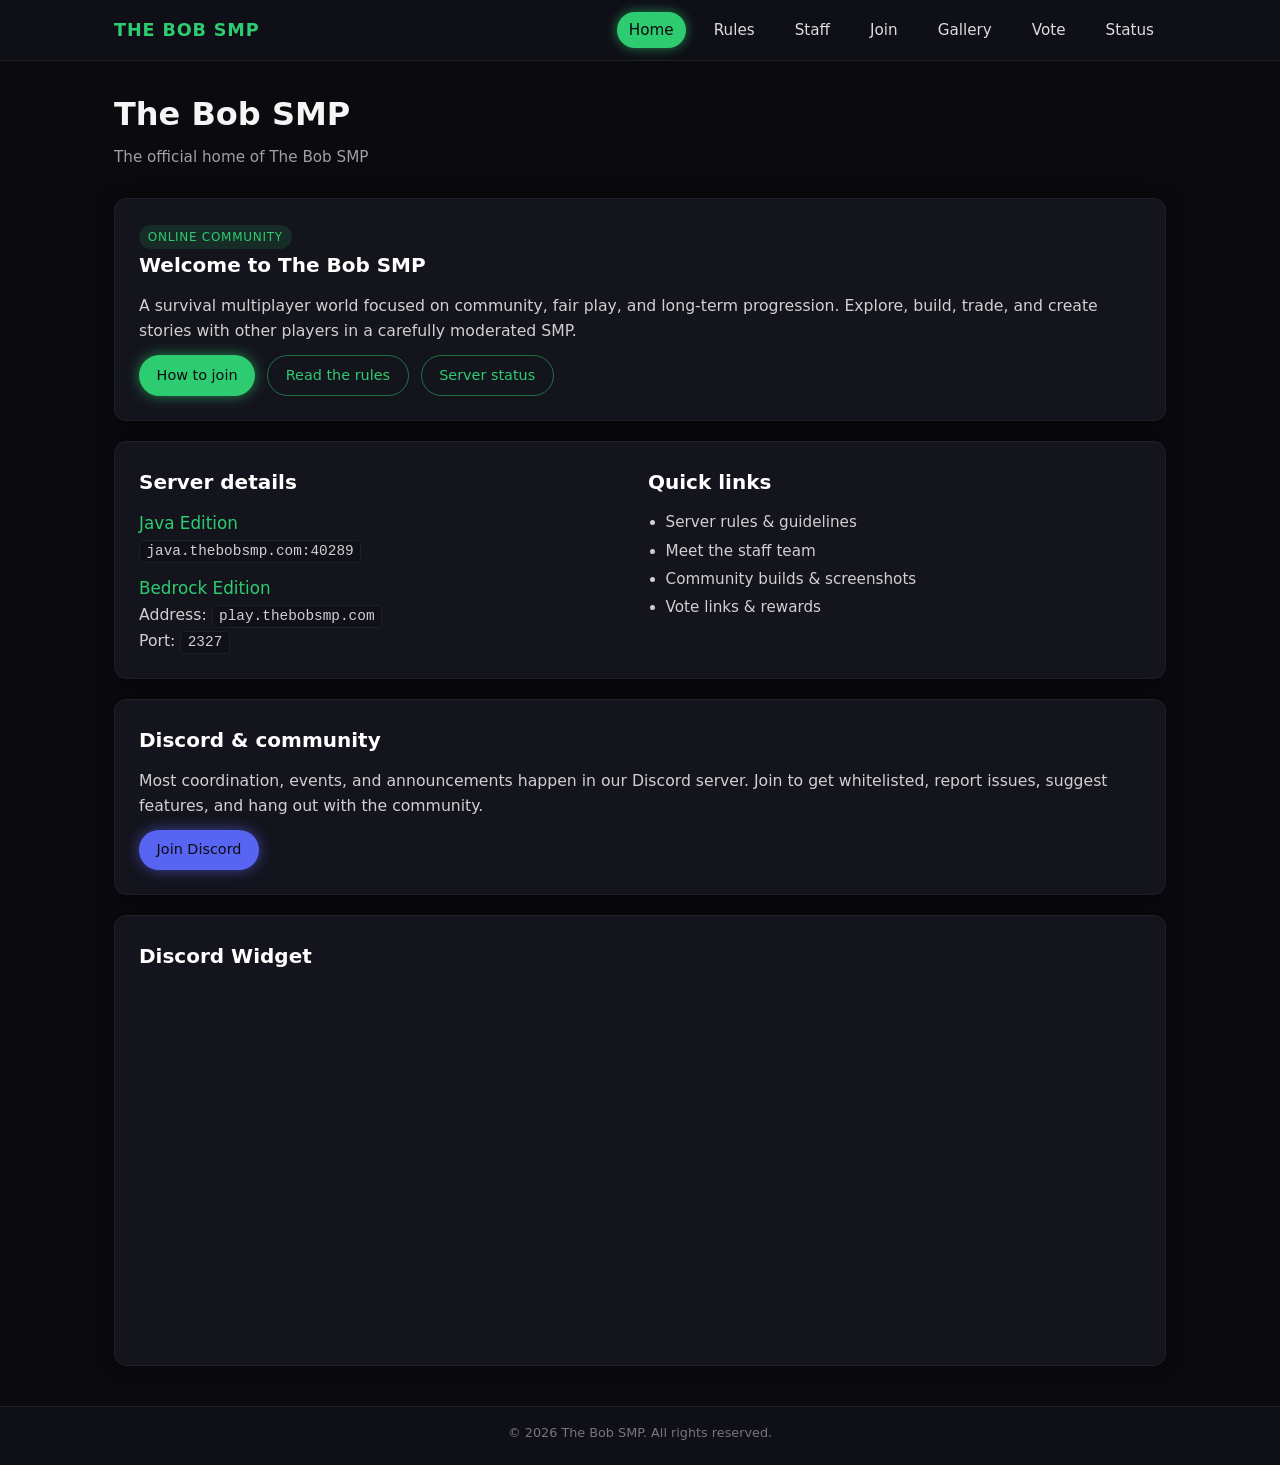
<file: index.html>
<!DOCTYPE html>
<html lang="en">
<head>
    <meta charset="UTF-8">
    <title>The Bob SMP</title>
    <link rel="stylesheet" href="assets/style.css">
</head>
<body>
<header>
    <nav class="navbar">
        <div class="nav-brand">THE BOB SMP</div>
        <div class="nav-links">
            <a href="index.html" class="active">Home</a>
            <a href="rules.html">Rules</a>
            <a href="staff.html">Staff</a>
            <a href="join.html">Join</a>
            <a href="gallery.html">Gallery</a>
            <a href="vote.html">Vote</a>
            <a href="status.html">Status</a>
        </div>
    </nav>
</header>

<div class="main-wrapper">
    <div class="site-header">
        <h1 class="site-title">The Bob SMP</h1>
        <p class="site-tagline">The official home of The Bob SMP</p>
    </div>

    <div class="card">
        <span class="badge badge-green">Online community</span>
        <h2>Welcome to The Bob SMP</h2>
        <p>
            A survival multiplayer world focused on community, fair play, and long-term progression.
            Explore, build, trade, and create stories with other players in a carefully moderated SMP.
        </p>

        <div class="btn-row">
            <a href="join.html" class="btn">How to join</a>
            <a href="rules.html" class="btn btn-ghost">Read the rules</a>
            <a href="status.html" class="btn btn-ghost">Server status</a>
        </div>
    </div>

    <div class="card grid-2">
        <div>
            <h2>Server details</h2>
            <p><span class="card-section-title">Java Edition</span></p>
            <p><span class="code">java.thebobsmp.com:40289</span></p>

            <p style="margin-top:0.75rem;"><span class="card-section-title">Bedrock Edition</span></p>
            <p>
                Address: <span class="code">play.thebobsmp.com</span><br>
                Port: <span class="code">2327</span>
            </p>
        </div>
        <div>
            <h2>Quick links</h2>
            <ul class="list">
                <li><a href="rules.html">Server rules &amp; guidelines</a></li>
                <li><a href="staff.html">Meet the staff team</a></li>
                <li><a href="gallery.html">Community builds &amp; screenshots</a></li>
                <li><a href="vote.html">Vote links &amp; rewards</a></li>
            </ul>
        </div>
    </div>

    <div class="card">
        <h2>Discord &amp; community</h2>
        <p>
            Most coordination, events, and announcements happen in our Discord server.
            Join to get whitelisted, report issues, suggest features, and hang out with the community.
        </p>

        <div class="btn-row">
            <a href="https://discord.gg/BM8hrv7wTn"
               class="btn"
               style="background:#5865F2;box-shadow:0 0 14px rgba(88,101,242,0.6);">
                Join Discord
            </a>
        </div>
    </div>

    <div class="card" style="margin-top:1rem;">
        <h2>Discord Widget</h2>
        <iframe 
            src="https://discord.com/widget?id=1374122512887185409&theme=dark"
            width="100%" 
            height="350"
            allowtransparency="true"
            frameborder="0"
            sandbox="allow-popups allow-popups-to-escape-sandbox allow-same-origin allow-scripts">
        </iframe>
    </div>

</div>

<footer class="footer">
    &copy; <span id="year"></span> The Bob SMP. All rights reserved.
</footer>

<script>
    document.getElementById('year').textContent = new Date().getFullYear();
</script>
</body>
</html>
</file>
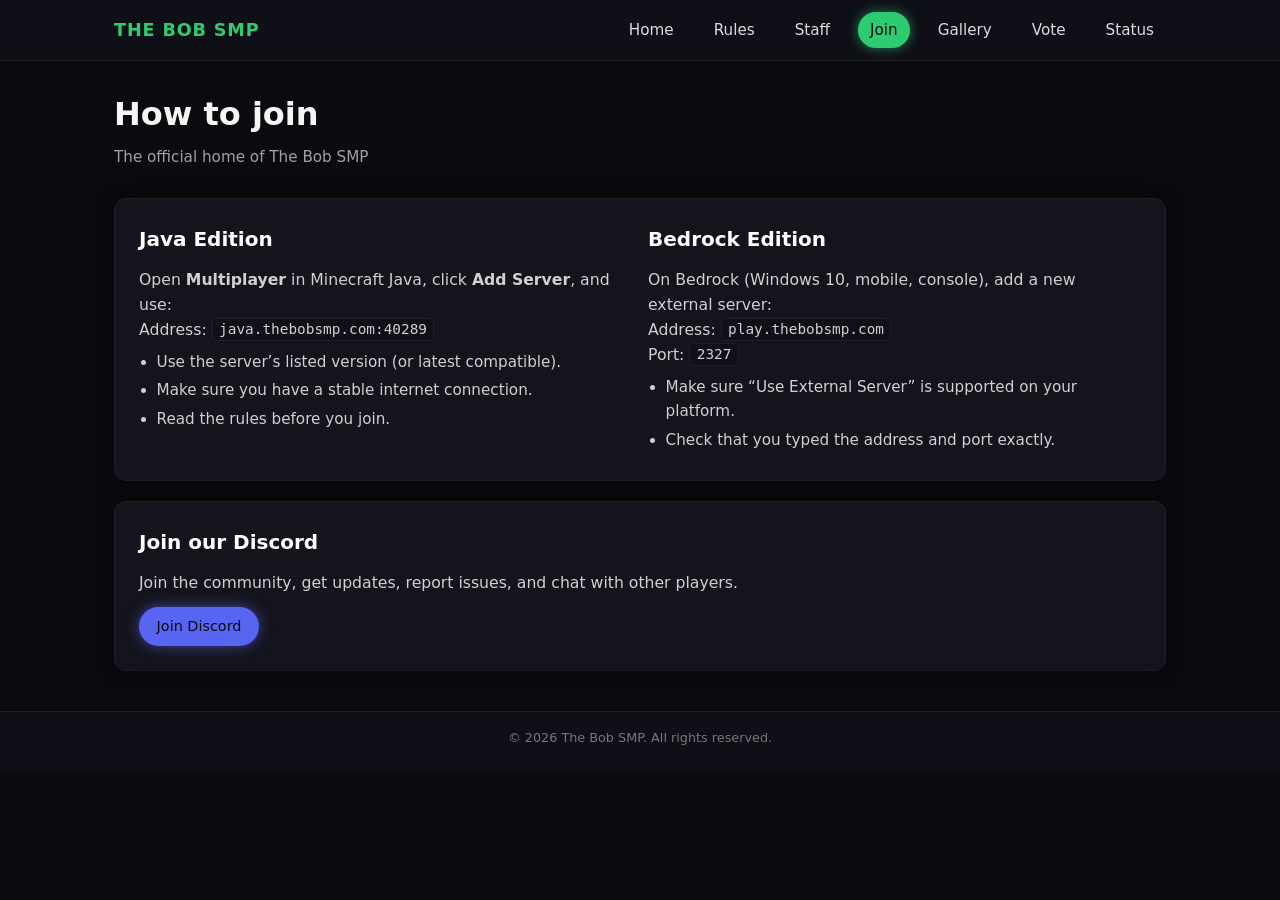
<file: join.html>
<!DOCTYPE html>
<html lang="en">
<head>
    <meta charset="UTF-8">
    <title>Join • The Bob SMP</title>
    <link rel="stylesheet" href="assets/style.css">
    <link rel="icon" type="image/png" href="assets/favicon.png">
    <link rel="shortcut icon" type="image/png" href="assets/favicon.png">
</head>
<body>
<header>
    <nav class="navbar">
        <div class="nav-brand">THE BOB SMP</div>
        <div class="nav-links">
            <a href="index.html">Home</a>
            <a href="rules.html">Rules</a>
            <a href="staff.html">Staff</a>
            <a href="join.html" class="active">Join</a>
            <a href="gallery.html">Gallery</a>
            <a href="vote.html">Vote</a>
            <a href="status.html">Status</a>
        </div>
    </nav>
</header>

<div class="main-wrapper">
    <div class="site-header">
        <h1 class="site-title">How to join</h1>
        <p class="site-tagline">The official home of The Bob SMP</p>
    </div>

    <div class="card grid-2">
        <div>
            <h2>Java Edition</h2>
            <p>
                Open <strong>Multiplayer</strong> in Minecraft Java, click <strong>Add Server</strong>, and use:
            </p>
            <p>
                Address: <span class="code">java.thebobsmp.com:40289</span>
            </p>
            <ul class="list">
                <li>Use the server’s listed version (or latest compatible).</li>
                <li>Make sure you have a stable internet connection.</li>
                <li>Read the <a href="rules.html">rules</a> before you join.</li>
            </ul>
        </div>

        <div>
            <h2>Bedrock Edition</h2>
            <p>
                On Bedrock (Windows 10, mobile, console), add a new external server:
            </p>
            <p>
                Address: <span class="code">play.thebobsmp.com</span><br>
                Port: <span class="code">2327</span>
            </p>
            <ul class="list">
                <li>Make sure “Use External Server” is supported on your platform.</li>
                <li>Check that you typed the address and port exactly.</li>
            </ul>
        </div>
    </div>

    <div class="card">
        <h2>Join our Discord</h2>
        <p>
            Join the community, get updates, report issues, and chat with other players.
        </p>

        <div class="btn-row">
            <a href="https://discord.gg/BM8hrv7wTn"
               class="btn"
               style="background:#5865F2;box-shadow:0 0 14px rgba(88,101,242,0.6);">
                Join Discord
            </a>
        </div>
    </div>
</div>

<footer class="footer">
    &copy; <span id="year"></span> The Bob SMP. All rights reserved.
</footer>

<script>
    document.getElementById('year').textContent = new Date().getFullYear();
</script>
</body>
</html>
</file>
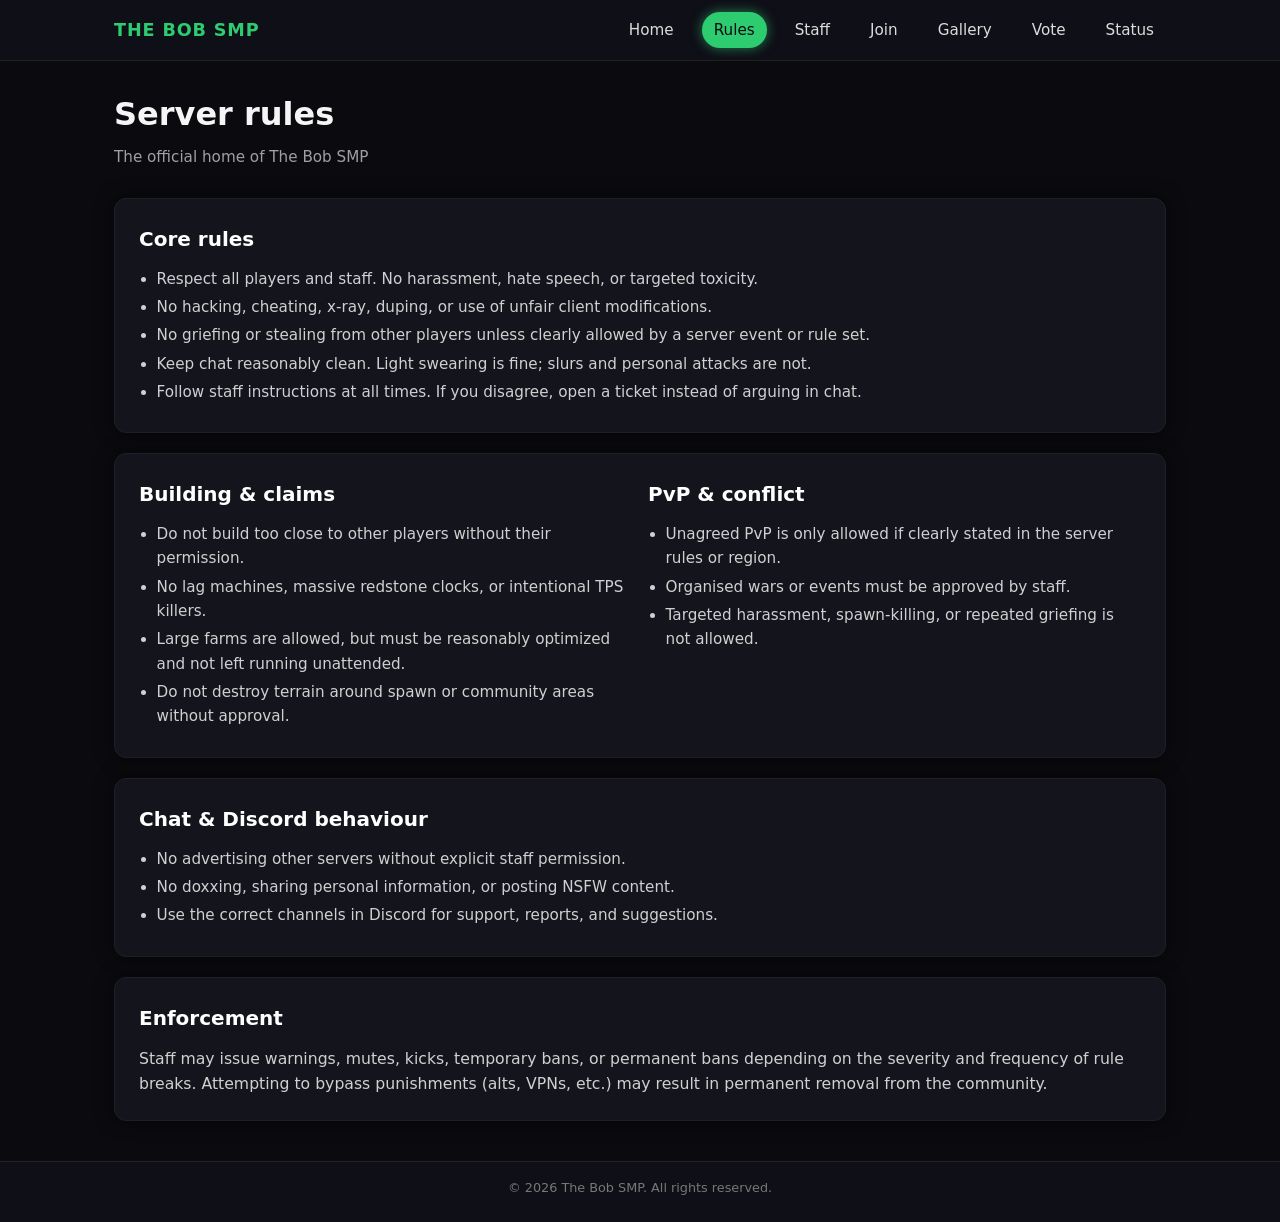
<file: rules.html>
<!DOCTYPE html>
<html lang="en">
<head>
    <meta charset="UTF-8">
    <title>Rules • The Bob SMP</title>
    <link rel="stylesheet" href="assets/style.css">
</head>
<body>
<header>
    <nav class="navbar">
        <div class="nav-brand">THE BOB SMP</div>
        <div class="nav-links">
            <a href="index.html">Home</a>
            <a href="rules.html" class="active">Rules</a>
            <a href="staff.html">Staff</a>
            <a href="join.html">Join</a>
            <a href="gallery.html">Gallery</a>
            <a href="vote.html">Vote</a>
            <a href="status.html">Status</a>
        </div>
    </nav>
</header>

<div class="main-wrapper">
    <div class="site-header">
        <h1 class="site-title">Server rules</h1>
        <p class="site-tagline">The official home of The Bob SMP</p>
    </div>

    <div class="card">
        <h2>Core rules</h2>
        <ul class="list">
            <li>Respect all players and staff. No harassment, hate speech, or targeted toxicity.</li>
            <li>No hacking, cheating, x-ray, duping, or use of unfair client modifications.</li>
            <li>No griefing or stealing from other players unless clearly allowed by a server event or rule set.</li>
            <li>Keep chat reasonably clean. Light swearing is fine; slurs and personal attacks are not.</li>
            <li>Follow staff instructions at all times. If you disagree, open a ticket instead of arguing in chat.</li>
        </ul>
    </div>

    <div class="card grid-2">
        <div>
            <h2>Building & claims</h2>
            <ul class="list">
                <li>Do not build too close to other players without their permission.</li>
                <li>No lag machines, massive redstone clocks, or intentional TPS killers.</li>
                <li>Large farms are allowed, but must be reasonably optimized and not left running unattended.</li>
                <li>Do not destroy terrain around spawn or community areas without approval.</li>
            </ul>
        </div>
        <div>
            <h2>PvP & conflict</h2>
            <ul class="list">
                <li>Unagreed PvP is only allowed if clearly stated in the server rules or region.</li>
                <li>Organised wars or events must be approved by staff.</li>
                <li>Targeted harassment, spawn-killing, or repeated griefing is not allowed.</li>
            </ul>
        </div>
    </div>

    <div class="card">
        <h2>Chat & Discord behaviour</h2>
        <ul class="list">
            <li>No advertising other servers without explicit staff permission.</li>
            <li>No doxxing, sharing personal information, or posting NSFW content.</li>
            <li>Use the correct channels in Discord for support, reports, and suggestions.</li>
        </ul>
    </div>

    <div class="card">
        <h2>Enforcement</h2>
        <p>
            Staff may issue warnings, mutes, kicks, temporary bans, or permanent bans depending on the severity
            and frequency of rule breaks. Attempting to bypass punishments (alts, VPNs, etc.) may result in
            permanent removal from the community.
        </p>
    </div>
</div>

<footer class="footer">
    &copy; <span id="year"></span> The Bob SMP. All rights reserved.
</footer>

<script>
    document.getElementById('year').textContent = new Date().getFullYear();
</script>
</body>
</html>
</file>
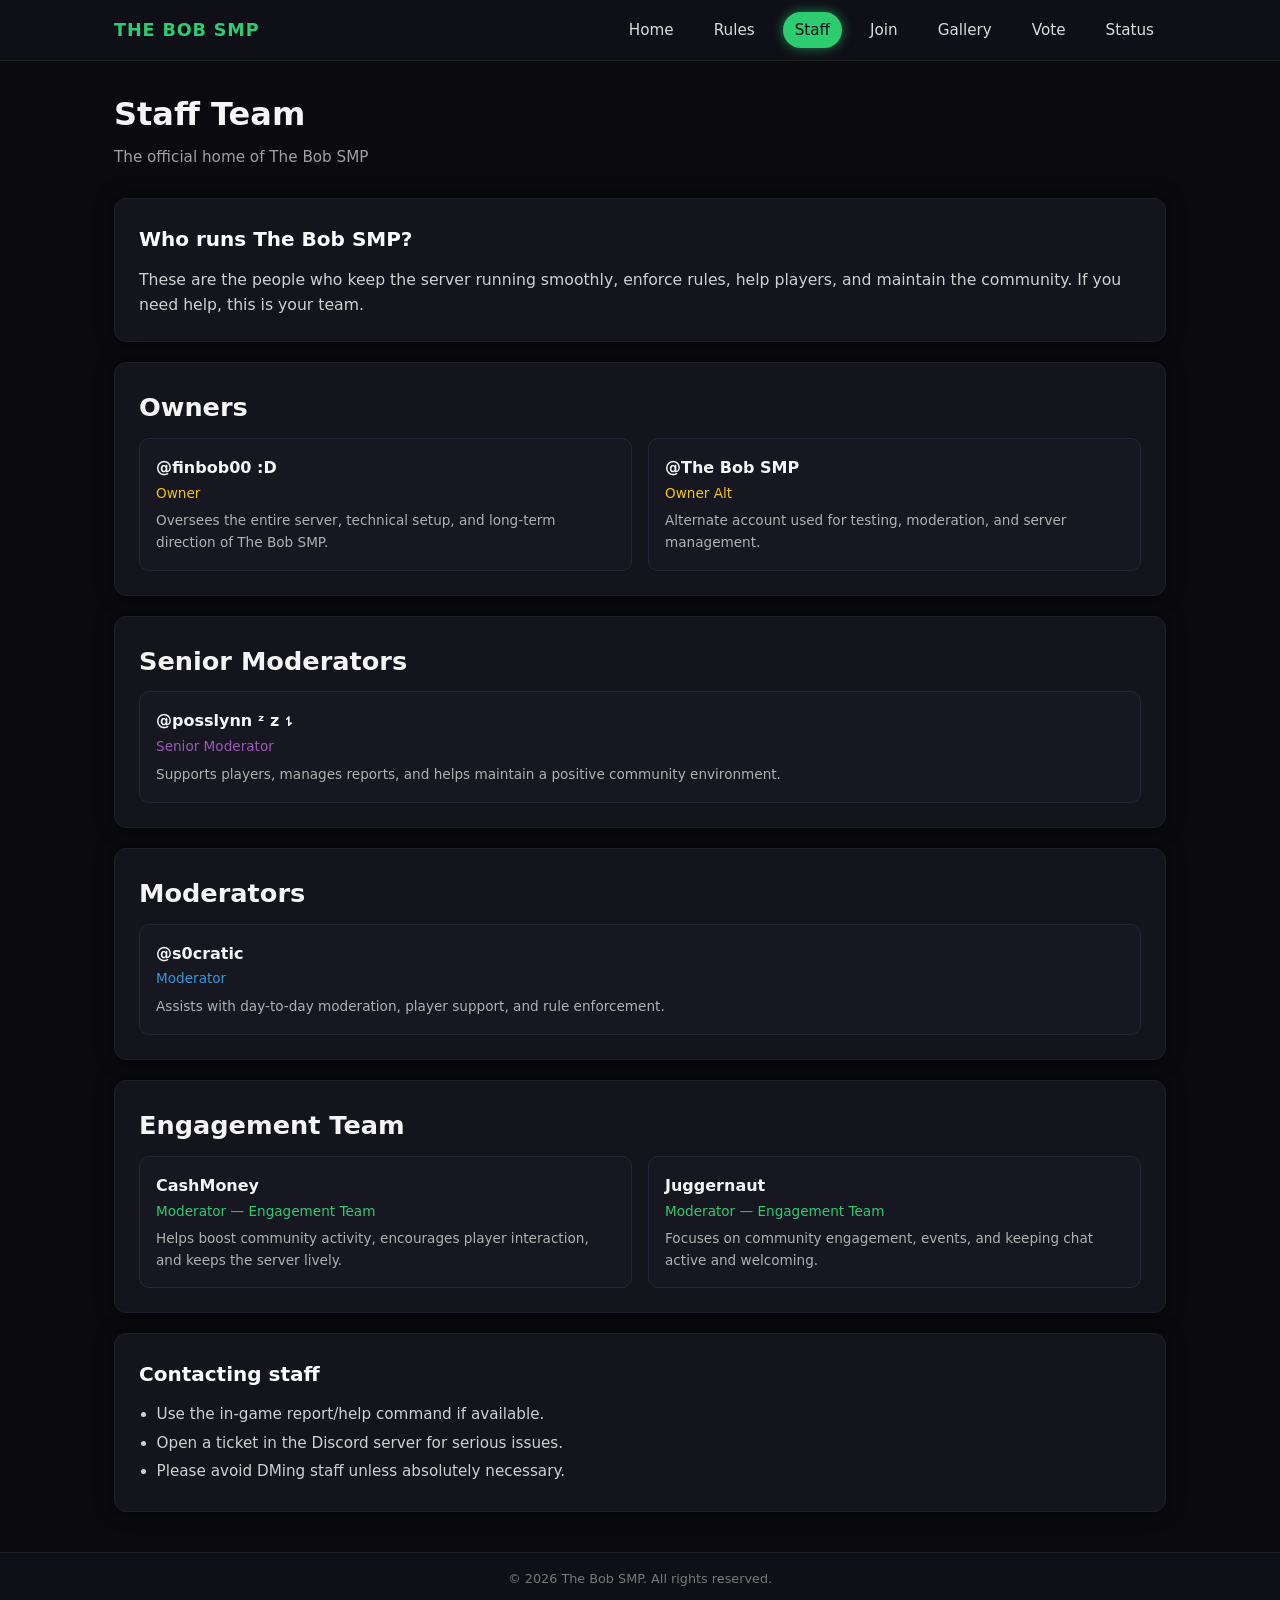
<file: staff.html>
<!DOCTYPE html>
<html lang="en">
<head>
    <meta charset="UTF-8">
    <title>Staff • The Bob SMP</title>
    <link rel="stylesheet" href="assets/style.css">

    <style>
        /* Role colours */
        .role-owner { color: #f1c40f; }
        .role-senior { color: #9b59b6; }
        .role-mod { color: #3498db; }
        .role-engage { color: #2ecc71; }

        /* Hover effect */
        .staff-card {
            transition: transform 0.2s ease, background 0.2s ease;
        }
        .staff-card:hover {
            transform: translateY(-4px);
            background: rgba(255,255,255,0.05);
        }

        /* Section headers */
        .staff-section-title {
            font-size: 1.6rem;
            margin-bottom: 10px;
            font-weight: 600;
        }
    </style>
</head>
<body>
<header>
    <nav class="navbar">
        <div class="nav-brand">THE BOB SMP</div>
        <div class="nav-links">
            <a href="index.html">Home</a>
            <a href="rules.html">Rules</a>
            <a href="staff.html" class="active">Staff</a>
            <a href="join.html">Join</a>
            <a href="gallery.html">Gallery</a>
            <a href="vote.html">Vote</a>
            <a href="status.html">Status</a>
        </div>
    </nav>
</header>

<div class="main-wrapper">
    <div class="site-header">
        <h1 class="site-title">Staff Team</h1>
        <p class="site-tagline">The official home of The Bob SMP</p>
    </div>

    <div class="card">
        <h2>Who runs The Bob SMP?</h2>
        <p>
            These are the people who keep the server running smoothly, enforce rules, help players,
            and maintain the community. If you need help, this is your team.
        </p>
    </div>

    <!-- OWNERS -->
    <div class="card">
        <div class="staff-section-title">Owners</div>
        <div class="staff-grid">

            <div class="staff-card">
                <div class="staff-name">@finbob00 :D</div>
                <div class="staff-role role-owner">Owner</div>
                <div class="staff-note">
                    Oversees the entire server, technical setup, and long-term direction of The Bob SMP.
                </div>
            </div>

            <div class="staff-card">
                <div class="staff-name">@The Bob SMP</div>
                <div class="staff-role role-owner">Owner Alt</div>
                <div class="staff-note">
                    Alternate account used for testing, moderation, and server management.
                </div>
            </div>

        </div>
    </div>

    <!-- SENIOR MODERATORS -->
    <div class="card">
        <div class="staff-section-title">Senior Moderators</div>
        <div class="staff-grid">

            <div class="staff-card">
                <div class="staff-name">@posslynn ᶻ 𝘇 𐰁</div>
                <div class="staff-role role-senior">Senior Moderator</div>
                <div class="staff-note">
                    Supports players, manages reports, and helps maintain a positive community environment.
                </div>
            </div>

        </div>
    </div>

    <!-- MODERATORS -->
    <div class="card">
        <div class="staff-section-title">Moderators</div>
        <div class="staff-grid">

            <div class="staff-card">
                <div class="staff-name">@s0cratic</div>
                <div class="staff-role role-mod">Moderator</div>
                <div class="staff-note">
                    Assists with day-to-day moderation, player support, and rule enforcement.
                </div>
            </div>

        </div>
    </div>

    <!-- ENGAGEMENT TEAM -->
    <div class="card">
        <div class="staff-section-title">Engagement Team</div>
        <div class="staff-grid">

            <div class="staff-card">
                <div class="staff-name">CashMoney</div>
                <div class="staff-role role-engage">Moderator — Engagement Team</div>
                <div class="staff-note">
                    Helps boost community activity, encourages player interaction, and keeps the server lively.
                </div>
            </div>

            <div class="staff-card">
                <div class="staff-name">Juggernaut</div>
                <div class="staff-role role-engage">Moderator — Engagement Team</div>
                <div class="staff-note">
                    Focuses on community engagement, events, and keeping chat active and welcoming.
                </div>
            </div>

        </div>
    </div>

    <div class="card">
        <h2>Contacting staff</h2>
        <ul class="list">
            <li>Use the in-game report/help command if available.</li>
            <li>Open a ticket in the Discord server for serious issues.</li>
            <li>Please avoid DMing staff unless absolutely necessary.</li>
        </ul>
    </div>
</div>

<footer class="footer">
    &copy; <span id="year"></span> The Bob SMP. All rights reserved.
</footer>

<script>
    document.getElementById('year').textContent = new Date().getFullYear();
</script>
</body>
</html>
</file>
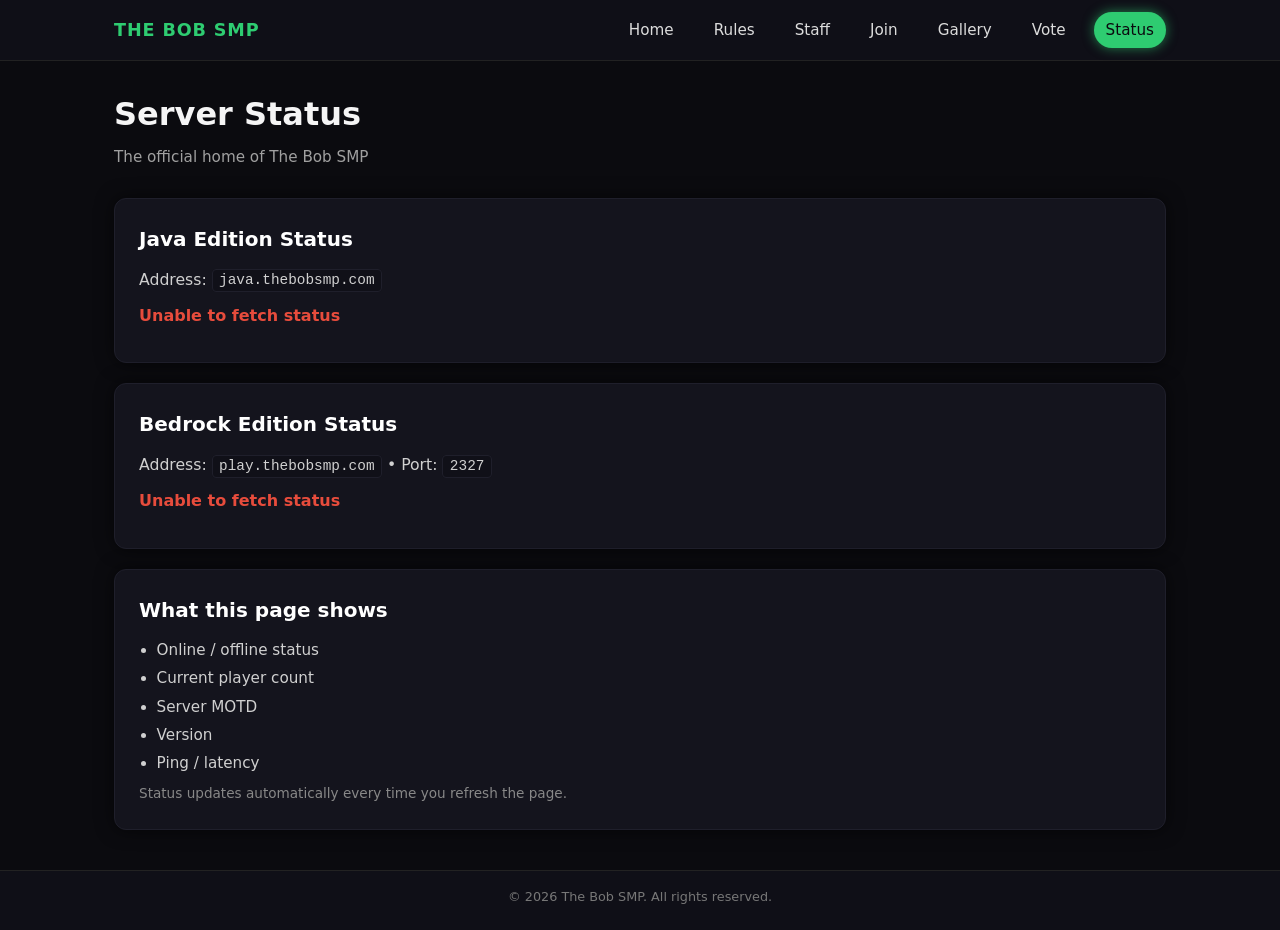
<file: status.html>
<!DOCTYPE html>
<html lang="en">
<head>
    <meta charset="UTF-8">
    <title>Status • The Bob SMP</title>
    <link rel="stylesheet" href="assets/style.css">
    <link rel="icon" type="image/png" href="assets/favicon.png">
    <link rel="shortcut icon" type="image/png" href="assets/favicon.png">

    <style>
        .status-box {
            padding: 10px 0;
            font-size: 1rem;
        }
        .status-online { color: #2ecc71; font-weight: bold; }
        .status-offline { color: #e74c3c; font-weight: bold; }
        .status-label { opacity: 0.7; }
        .motd { opacity: 0.8; font-style: italic; }
    </style>
</head>
<body>
<header>
    <nav class="navbar">
        <div class="nav-brand">THE BOB SMP</div>
        <div class="nav-links">
            <a href="index.html">Home</a>
            <a href="rules.html">Rules</a>
            <a href="staff.html">Staff</a>
            <a href="join.html">Join</a>
            <a href="gallery.html">Gallery</a>
            <a href="vote.html">Vote</a>
            <a href="status.html" class="active">Status</a>
        </div>
    </nav>
</header>

<div class="main-wrapper">
    <div class="site-header">
        <h1 class="site-title">Server Status</h1>
        <p class="site-tagline">The official home of The Bob SMP</p>
    </div>

    <!-- JAVA STATUS -->
    <div class="card">
        <h2>Java Edition Status</h2>
        <p>Address: <span class="code">java.thebobsmp.com</span></p>

        <div id="java-status" class="status-box">
            Loading Java status...
        </div>
    </div>

    <!-- BEDROCK STATUS -->
    <div class="card">
        <h2>Bedrock Edition Status</h2>
        <p>Address: <span class="code">play.thebobsmp.com</span> • Port: <span class="code">2327</span></p>

        <div id="bedrock-status" class="status-box">
            Loading Bedrock status...
        </div>
    </div>

    <div class="card">
        <h2>What this page shows</h2>
        <ul class="list">
            <li>Online / offline status</li>
            <li>Current player count</li>
            <li>Server MOTD</li>
            <li>Version</li>
            <li>Ping / latency</li>
        </ul>
        <p style="color:#888;font-size:0.85rem;margin-top:0.5rem;">
            Status updates automatically every time you refresh the page.
        </p>
    </div>
</div>

<footer class="footer">
    &copy; <span id="year"></span> The Bob SMP. All rights reserved.
</footer>

<script>
document.getElementById('year').textContent = new Date().getFullYear();

// API endpoints
const JAVA_API = "https://api.mcsrvstat.us/2/java.thebobsmp.com";
const BEDROCK_API = "https://api.mcsrvstat.us/bedrock/2/play.thebobsmp.com:2327";

// Elements
const javaBox = document.getElementById("java-status");
const bedrockBox = document.getElementById("bedrock-status");

// Fetch Java status
fetch(JAVA_API)
    .then(res => res.json())
    .then(data => {
        if (!data.online) {
            javaBox.innerHTML = `<span class="status-offline">Offline</span>`;
            return;
        }

        javaBox.innerHTML = `
            <div><span class="status-online">Online</span></div>
            <div><span class="status-label">Players:</span> ${data.players.online}/${data.players.max}</div>
            <div><span class="status-label">Version:</span> ${data.version}</div>
            <div class="motd">${data.motd.clean.join("<br>")}</div>
        `;
    })
    .catch(() => {
        javaBox.innerHTML = `<span class="status-offline">Unable to fetch status</span>`;
    });

// Fetch Bedrock status
fetch(BEDROCK_API)
    .then(res => res.json())
    .then(data => {
        if (!data.online) {
            bedrockBox.innerHTML = `<span class="status-offline">Offline</span>`;
            return;
        }

        bedrockBox.innerHTML = `
            <div><span class="status-online">Online</span></div>
            <div><span class="status-label">Players:</span> ${data.players.online}/${data.players.max}</div>
            <div><span class="status-label">Version:</span> ${data.version.name}</div>
            <div class="motd">${data.motd.clean.join("<br>")}</div>
        `;
    })
    .catch(() => {
        bedrockBox.innerHTML = `<span class="status-offline">Unable to fetch status</span>`;
    });
</script>

</body>
</html>
</file>
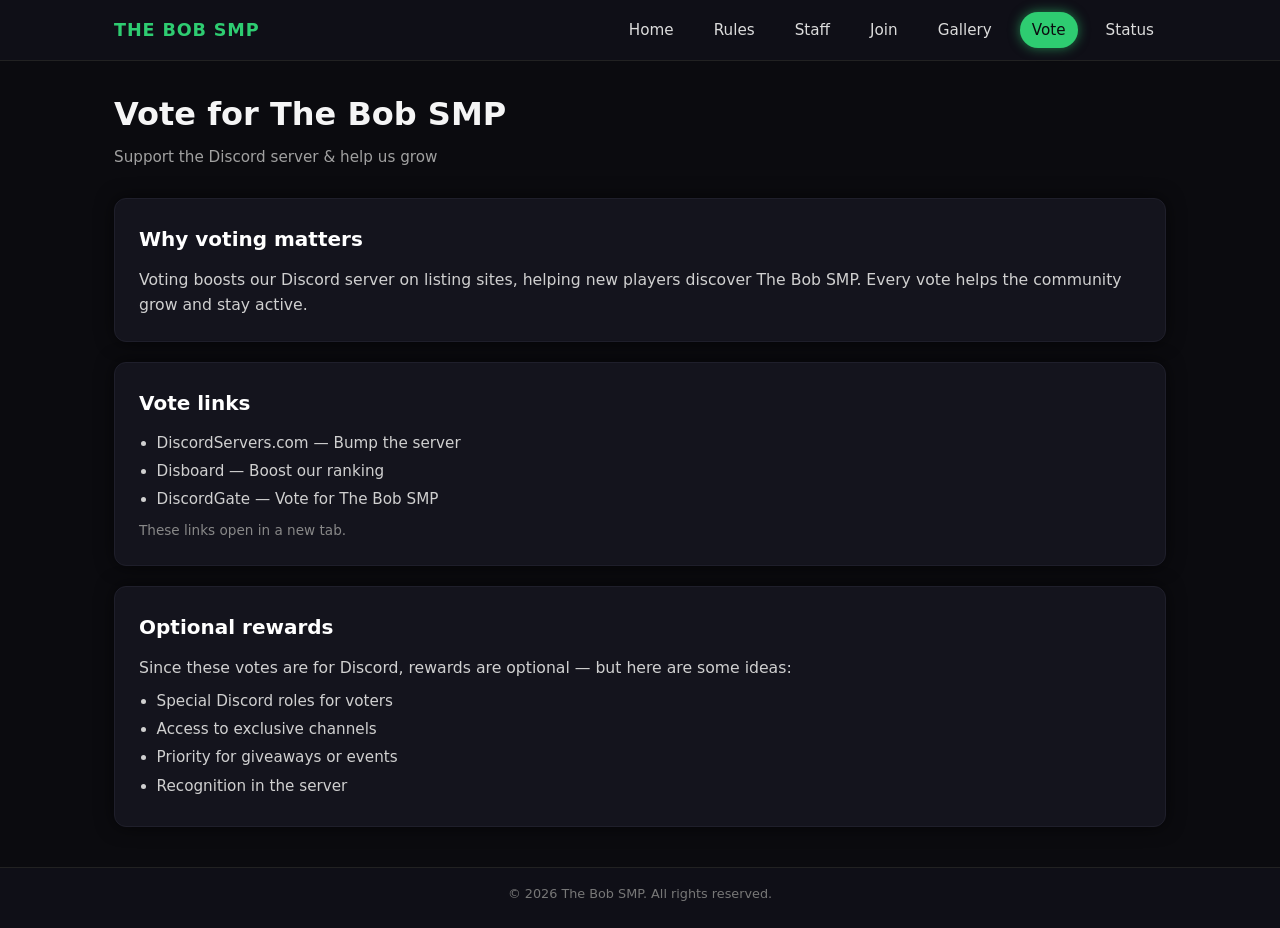
<file: vote.html>
<!DOCTYPE html>
<html lang="en">
<head>
    <meta charset="UTF-8">
    <title>Vote • The Bob SMP</title>
    <link rel="stylesheet" href="assets/style.css">
    <link rel="icon" type="image/png" href="assets/favicon.png">
    <link rel="shortcut icon" type="image/png" href="assets/favicon.png">
</head>
<body>
<header>
    <nav class="navbar">
        <div class="nav-brand">THE BOB SMP</div>
        <div class="nav-links">
            <a href="index.html">Home</a>
            <a href="rules.html">Rules</a>
            <a href="staff.html">Staff</a>
            <a href="join.html">Join</a>
            <a href="gallery.html">Gallery</a>
            <a href="vote.html" class="active">Vote</a>
            <a href="status.html">Status</a>
        </div>
    </nav>
</header>

<div class="main-wrapper">
    <div class="site-header">
        <h1 class="site-title">Vote for The Bob SMP</h1>
        <p class="site-tagline">Support the Discord server & help us grow</p>
    </div>

    <div class="card">
        <h2>Why voting matters</h2>
        <p>
            Voting boosts our Discord server on listing sites, helping new players discover The Bob SMP.
            Every vote helps the community grow and stay active.
        </p>
    </div>

    <div class="card">
        <h2>Vote links</h2>
        <ul class="list">
            <li>
                <a href="https://discordservers.com/server/1374122512887185409/bump" target="_blank">
                    DiscordServers.com — Bump the server
                </a>
            </li>
            <li>
                <a href="https://disboard.org/server/1374122512887185409" target="_blank">
                    Disboard — Boost our ranking
                </a>
            </li>
            <li>
                <a href="https://discordgate.com/servers/1DvuJqbIHBf/the-bob-smp-season-1" target="_blank">
                    DiscordGate — Vote for The Bob SMP
                </a>
            </li>
        </ul>
        <p style="color:#888;font-size:0.85rem;margin-top:0.5rem;">
            These links open in a new tab.
        </p>
    </div>

    <div class="card">
        <h2>Optional rewards</h2>
        <p>Since these votes are for Discord, rewards are optional — but here are some ideas:</p>
        <ul class="list">
            <li>Special Discord roles for voters</li>
            <li>Access to exclusive channels</li>
            <li>Priority for giveaways or events</li>
            <li>Recognition in the server</li>
        </ul>
    </div>
</div>

<footer class="footer">
    &copy; <span id="year"></span> The Bob SMP. All rights reserved.
</footer>

<script>
    document.getElementById('year').textContent = new Date().getFullYear();
</script>
</body>
</html>
</file>
<file: assets/style.css>
* {
    margin: 0;
    padding: 0;
    box-sizing: border-box;
}

body {
    font-family: system-ui, -apple-system, BlinkMacSystemFont, "Segoe UI", sans-serif;
    background: #0b0b0f;
    color: #f5f5f5;
    line-height: 1.6;
}

a {
    color: inherit;
    text-decoration: none;
}

header {
    background: #0f0f17;
    border-bottom: 1px solid #222;
    position: sticky;
    top: 0;
    z-index: 100;
}

.navbar {
    max-width: 1100px;
    margin: 0 auto;
    padding: 0.75rem 1.5rem;
    display: flex;
    align-items: center;
    justify-content: space-between;
}

.nav-brand {
    font-weight: 700;
    font-size: 1.1rem;
    color: #2ecc71;
    letter-spacing: 0.05em;
}

.nav-links {
    display: flex;
    gap: 1rem;
}

.nav-links a {
    padding: 0.35rem 0.75rem;
    border-radius: 999px;
    font-size: 0.95rem;
    color: #dcdcdc;
    transition: background 0.2s ease, color 0.2s ease, box-shadow 0.2s ease;
}

.nav-links a:hover,
.nav-links a.active {
    background: #2ecc71;
    color: #0b0b0f;
    box-shadow: 0 0 12px rgba(46, 204, 113, 0.6);
}

.main-wrapper {
    max-width: 1100px;
    margin: 1.75rem auto 2.5rem;
    padding: 0 1.5rem;
}

.site-header {
    margin-bottom: 1.75rem;
}

.site-title {
    font-size: 2rem;
    font-weight: 700;
    margin-bottom: 0.35rem;
}

.site-tagline {
    font-size: 0.95rem;
    color: #a0a0a0;
}

.card {
    background: #14141d;
    border-radius: 12px;
    padding: 1.5rem;
    margin-bottom: 1.25rem;
    border: 1px solid #1f1f2b;
    box-shadow: 0 0 18px rgba(0, 0, 0, 0.6);
}

.card h2 {
    font-size: 1.25rem;
    margin-bottom: 0.75rem;
    color: #ffffff;
}

.card p {
    color: #d0d0d0;
    font-size: 0.98rem;
}

.card-section-title {
    font-size: 1.05rem;
    margin-top: 1rem;
    margin-bottom: 0.35rem;
    color: #2ecc71;
}

.grid-2 {
    display: grid;
    grid-template-columns: repeat(2, minmax(0, 1fr));
    gap: 1rem;
}

.grid-3 {
    display: grid;
    grid-template-columns: repeat(3, minmax(0, 1fr));
    gap: 1rem;
}

.badge {
    display: inline-block;
    padding: 0.15rem 0.55rem;
    border-radius: 999px;
    font-size: 0.75rem;
    text-transform: uppercase;
    letter-spacing: 0.06em;
    background: #222;
    color: #a0a0a0;
}

.badge-green {
    background: rgba(46, 204, 113, 0.12);
    color: #2ecc71;
}

.btn-row {
    display: flex;
    flex-wrap: wrap;
    gap: 0.75rem;
    margin-top: 0.75rem;
}

.btn {
    display: inline-flex;
    align-items: center;
    justify-content: center;
    padding: 0.5rem 1.1rem;
    border-radius: 999px;
    border: none;
    cursor: pointer;
    font-size: 0.9rem;
    font-weight: 500;
    background: #2ecc71;
    color: #0b0b0f;
    box-shadow: 0 0 14px rgba(46, 204, 113, 0.6);
    transition: transform 0.15s ease, box-shadow 0.15s ease, background 0.15s ease;
}

.btn:hover {
    transform: translateY(-1px);
    box-shadow: 0 0 18px rgba(46, 204, 113, 0.9);
    background: #27ae60;
}

.btn-ghost {
    background: transparent;
    color: #2ecc71;
    border: 1px solid rgba(46, 204, 113, 0.5);
    box-shadow: none;
}

.btn-ghost:hover {
    background: rgba(46, 204, 113, 0.12);
    box-shadow: 0 0 12px rgba(46, 204, 113, 0.5);
}

.code {
    font-family: "JetBrains Mono", "Fira Code", monospace;
    background: #101018;
    padding: 0.15rem 0.4rem;
    border-radius: 4px;
    font-size: 0.9rem;
    border: 1px solid #1f1f2b;
}

.list {
    margin-top: 0.5rem;
    padding-left: 1.1rem;
    font-size: 0.95rem;
    color: #d0d0d0;
}

.list li {
    margin-bottom: 0.25rem;
}

.staff-grid {
    display: grid;
    grid-template-columns: repeat(auto-fit, minmax(210px, 1fr));
    gap: 1rem;
}

.staff-card {
    background: #171722;
    border-radius: 10px;
    padding: 1rem;
    border: 1px solid #26263a;
}

.staff-name {
    font-weight: 600;
    margin-bottom: 0.15rem;
}

.staff-role {
    font-size: 0.85rem;
    color: #2ecc71;
    margin-bottom: 0.35rem;
}

.staff-note {
    font-size: 0.85rem;
    color: #b0b0b0;
}

.gallery-grid {
    display: grid;
    grid-template-columns: repeat(auto-fit, minmax(220px, 1fr));
    gap: 0.75rem;
}

.gallery-item {
    background: #171722;
    border-radius: 10px;
    padding: 0.5rem;
    border: 1px solid #26263a;
    height: 160px;
    display: flex;
    align-items: center;
    justify-content: center;
    color: #777;
    font-size: 0.9rem;
}

.footer {
    border-top: 1px solid #222;
    padding: 1rem 1.5rem 1.5rem;
    text-align: center;
    font-size: 0.8rem;
    color: #777;
    background: #0f0f17;
}

@media (max-width: 768px) {
    .nav-links {
        gap: 0.5rem;
        font-size: 0.85rem;
    }

    .site-title {
        font-size: 1.6rem;
    }

    .grid-2,
    .grid-3 {
        grid-template-columns: 1fr;
    }
}
</file>
